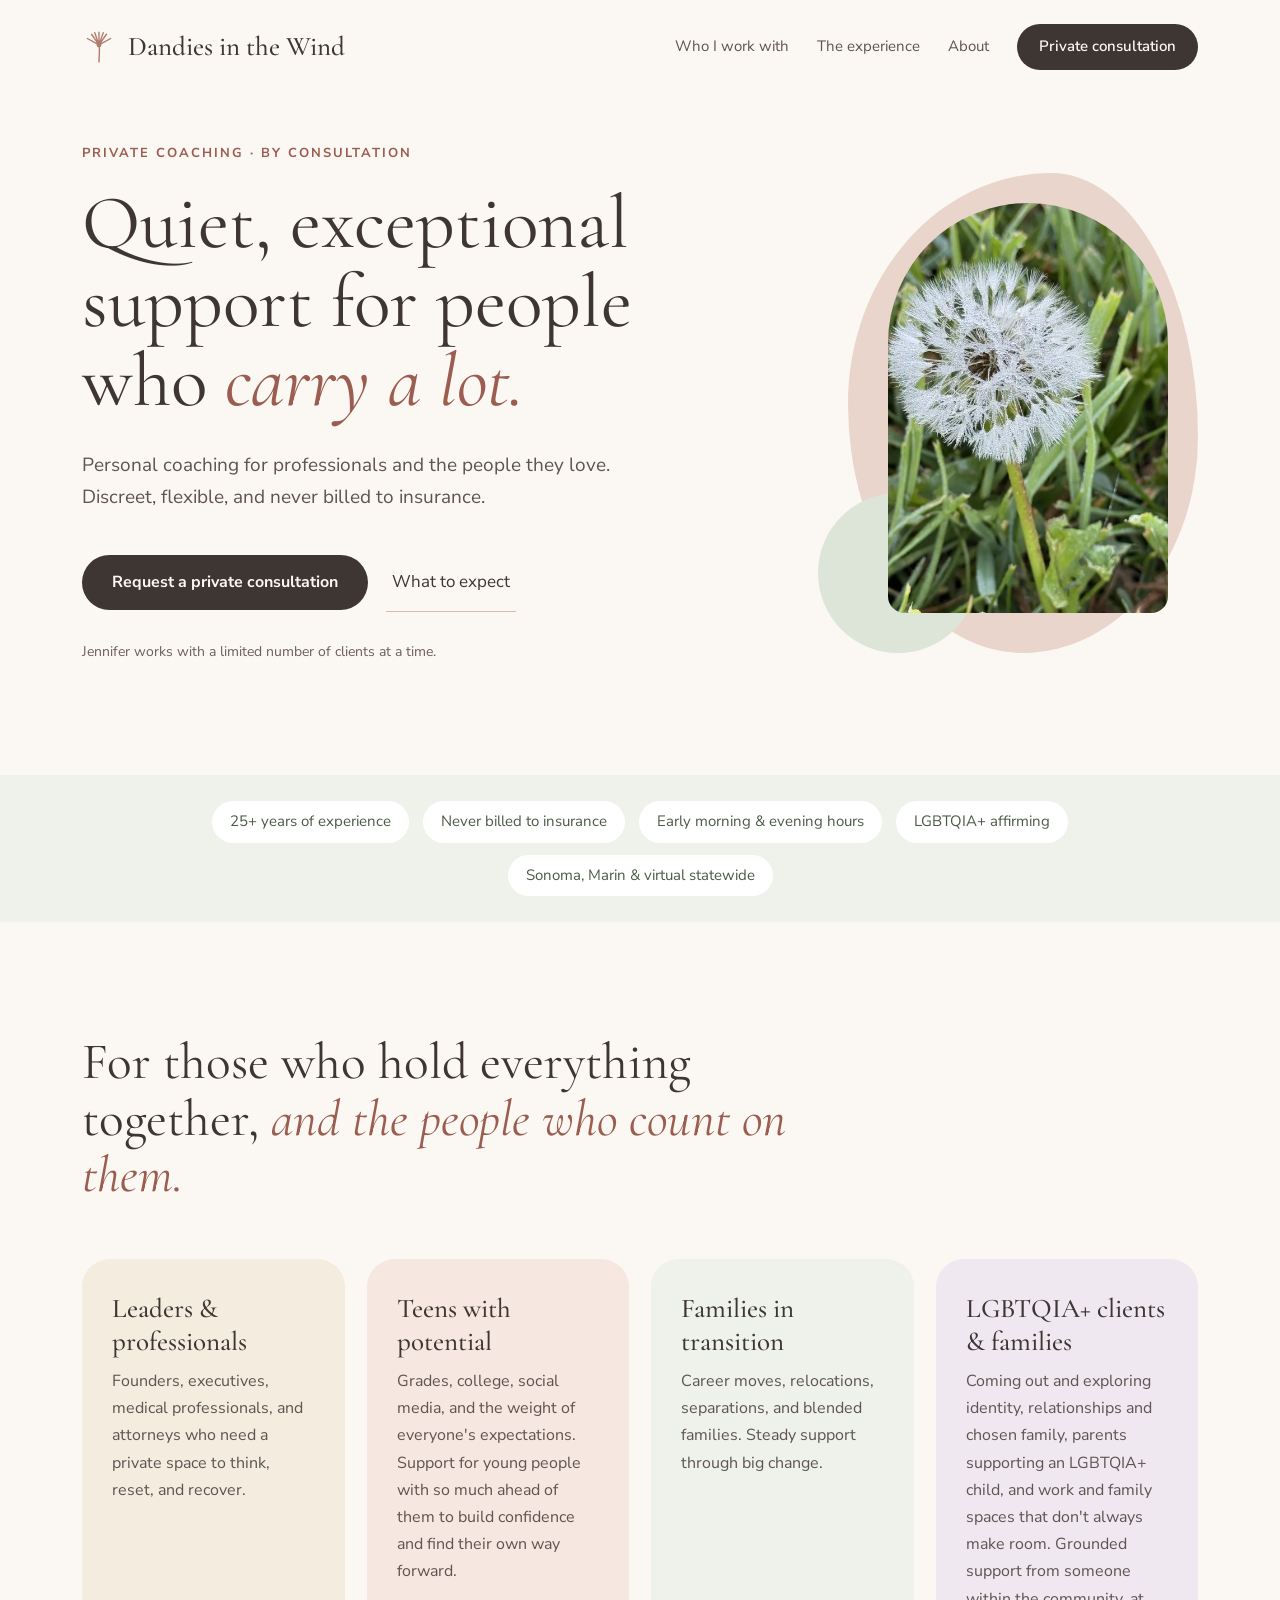
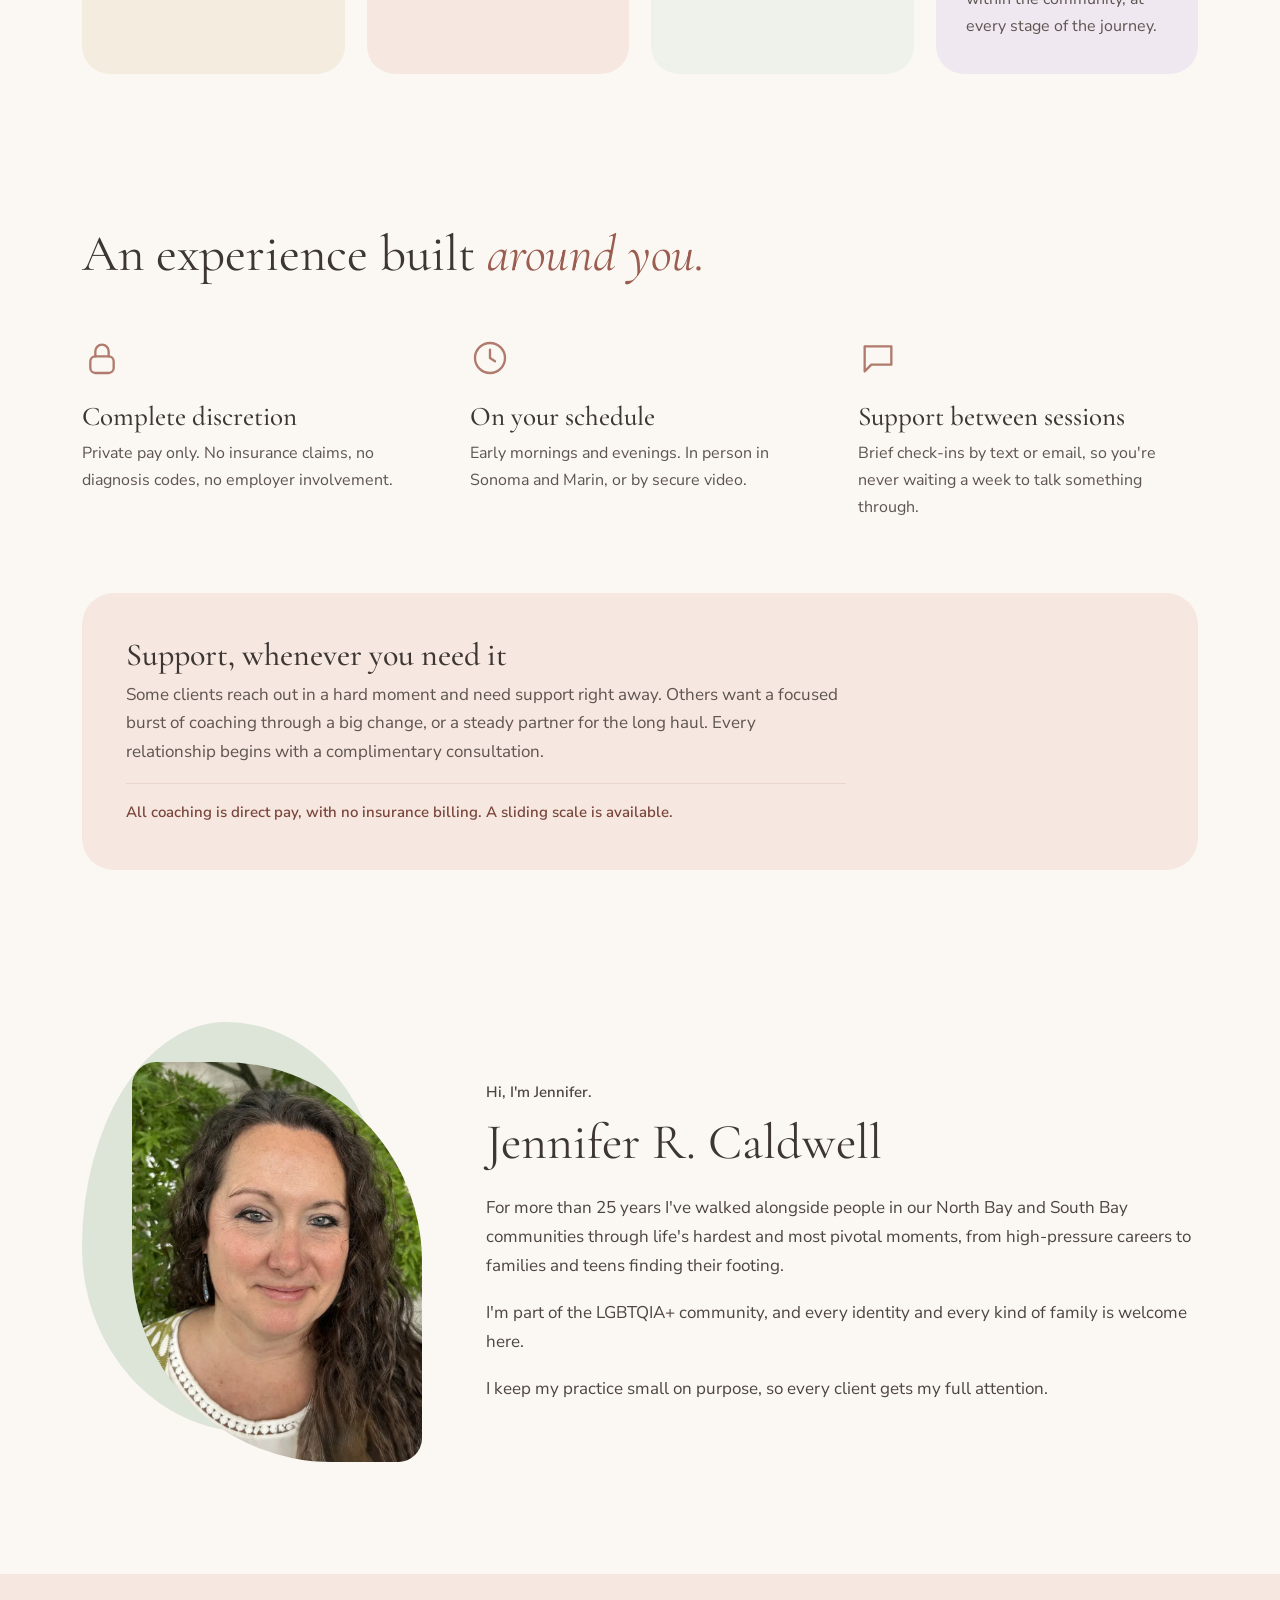
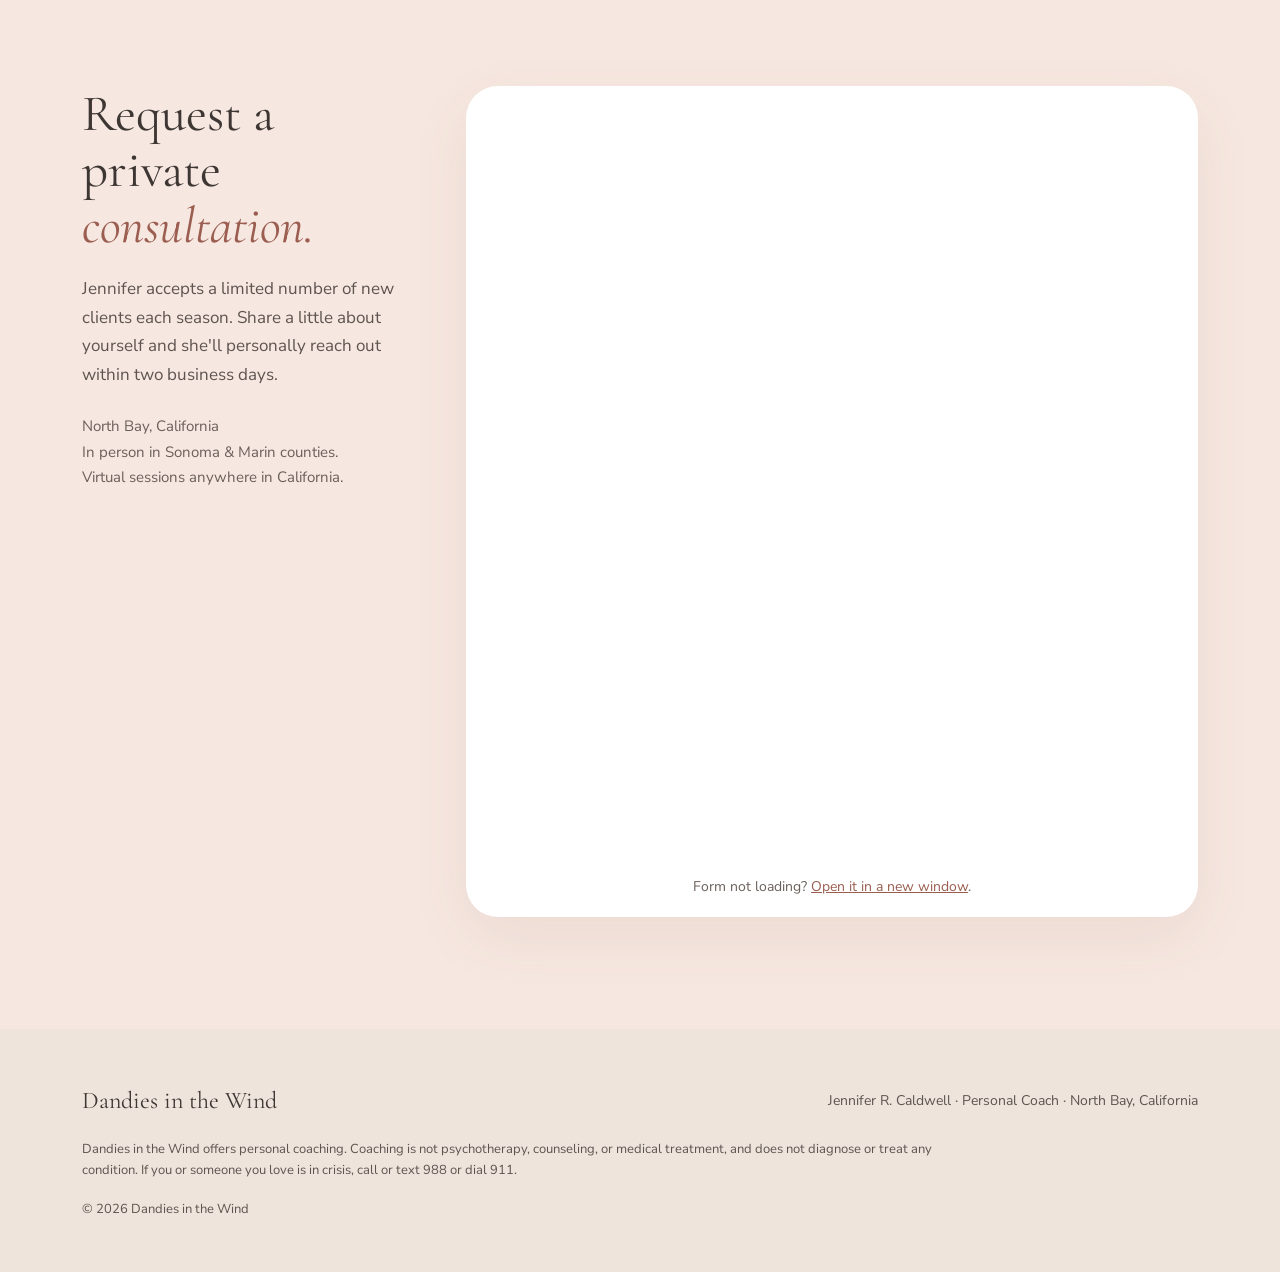
<file: index.html>
<!doctype html>
<html lang="en">
<head>
<meta charset="utf-8">
<meta name="viewport" content="width=device-width, initial-scale=1">
<title>Dandies in the Wind | Private Personal Coaching in the North Bay</title>
<meta name="description" content="Private, confidential personal coaching with Jennifer R. Caldwell for professionals, teens, and families. In person in Sonoma and Marin, and virtual across California.">
<link rel="canonical" href="https://dandiesinthewind.org/">
<meta property="og:type" content="website">
<meta property="og:title" content="Dandies in the Wind | Private Personal Coaching">
<meta property="og:description" content="Quiet, exceptional support for people who carry a lot. Personal coaching in the North Bay and across California.">
<meta property="og:url" content="https://dandiesinthewind.org/">
<meta property="og:image" content="https://dandiesinthewind.org/images/og.jpg">
<meta name="twitter:card" content="summary_large_image">
<meta name="theme-color" content="#FBF7F2">
<link rel="icon" href="favicon.svg" type="image/svg+xml">
<link rel="preconnect" href="https://fonts.googleapis.com">
<link rel="preconnect" href="https://fonts.gstatic.com" crossorigin>
<link href="https://fonts.googleapis.com/css2?family=Cormorant+Garamond:ital,wght@0,400;0,500;1,400;1,500&family=Nunito+Sans:opsz,wght@6..12,400;6..12,600;6..12,700&display=swap" rel="stylesheet">
<link rel="stylesheet" href="styles.css">
</head>
<body>
<a class="skip" href="#main">Skip to content</a>

<header class="site-header">
  <div class="wrap">
    <a class="brand" href="#top" aria-label="Dandies in the Wind, home">
      <svg width="34" height="34" viewBox="0 0 32 32" fill="none" stroke="#B07A6C" stroke-width="1.3" stroke-linecap="round" aria-hidden="true"><path d="M16 30c0-6 1-11 0-16"/><path d="M16 14L9 4M16 14L12 2.5M16 14L16 2M16 14L20 2.5M16 14L23 4M16 14L5 8M16 14L27 8"/><circle cx="16" cy="14" r="1.6" fill="#B07A6C"/></svg>
      <span>Dandies in the Wind</span>
    </a>
    <nav class="site-nav" aria-label="Main">
      <a href="#who">Who I work with</a>
      <a href="#experience">The experience</a>
      <a href="#about">About</a>
      <a class="btn btn-sm" href="#intake">Private consultation</a>
    </nav>
  </div>
</header>

<main id="main">

<section class="hero" id="top">
  <div class="wrap">
    <div class="hero-copy">
      <p class="eyebrow">Private coaching · By consultation</p>
      <h1>Quiet, exceptional support for people who <em>carry a lot.</em></h1>
      <p class="lede">Personal coaching for professionals and the people they love. Discreet, flexible, and never billed to insurance.</p>
      <div class="cta-row">
        <a class="btn" href="#intake">Request a private consultation</a>
        <a class="link-quiet" href="#experience">What to expect</a>
      </div>
      <p class="small-note">Jennifer works with a limited number of clients at a time.</p>
    </div>
    <div class="hero-art">
      <div class="blob-a"></div>
      <div class="dot-a"></div>
      <picture>
        <source srcset="images/dandelion.webp" type="image/webp">
        <img src="images/dandelion.jpg" alt="A dandelion seed head covered in morning dew" width="1100" height="1467" fetchpriority="high">
      </picture>
    </div>
  </div>
</section>

<div class="strip">
  <ul>
    <li>25+ years of experience</li>
    <li>Never billed to insurance</li>
    <li>Early morning &amp; evening hours</li>
    <li>LGBTQIA+ affirming</li>
    <li>Sonoma, Marin &amp; virtual statewide</li>
  </ul>
</div>

<section class="block" id="who">
  <div class="wrap">
    <h2 class="section-title">For those who hold everything together, <em>and the people who count on them.</em></h2>
    <div class="cards">
      <div class="card c-sand">
        <h3>Leaders &amp; professionals</h3>
        <p>Founders, executives, medical professionals, and attorneys who need a private space to think, reset, and recover.</p>
      </div>
      <div class="card c-blush">
        <h3>Teens with potential</h3>
        <p>Grades, college, social media, and the weight of everyone's expectations. Support for young people with so much ahead of them to build confidence and find their own way forward.</p>
      </div>
      <div class="card c-sage">
        <h3>Families in transition</h3>
        <p>Career moves, relocations, separations, and blended families. Steady support through big change.</p>
      </div>
      <div class="card c-lilac">
        <h3>LGBTQIA+ clients &amp; families</h3>
        <p>Coming out and exploring identity, relationships and chosen family, parents supporting an LGBTQIA+ child, and work and family spaces that don't always make room. Grounded support from someone within the community, at every stage of the journey.</p>
      </div>
    </div>
  </div>
</section>

<section class="block" id="experience">
  <div class="wrap">
    <h2 class="section-title">An experience built <em>around you.</em></h2>
    <div class="features">
      <div class="feature">
        <svg width="40" height="40" viewBox="0 0 24 24" fill="none" stroke="#B07A6C" stroke-width="1.4" stroke-linecap="round" stroke-linejoin="round" aria-hidden="true"><rect x="5" y="11" width="14" height="10" rx="3"/><path d="M8 11V8a4 4 0 0 1 8 0v3"/></svg>
        <h3>Complete discretion</h3>
        <p>Private pay only. No insurance claims, no diagnosis codes, no employer involvement.</p>
      </div>
      <div class="feature">
        <svg width="40" height="40" viewBox="0 0 24 24" fill="none" stroke="#B07A6C" stroke-width="1.4" stroke-linecap="round" stroke-linejoin="round" aria-hidden="true"><circle cx="12" cy="12" r="9"/><path d="M12 7v5l3 2"/></svg>
        <h3>On your schedule</h3>
        <p>Early mornings and evenings. In person in Sonoma and Marin, or by secure video.</p>
      </div>
      <div class="feature">
        <svg width="40" height="40" viewBox="0 0 24 24" fill="none" stroke="#B07A6C" stroke-width="1.4" stroke-linecap="round" stroke-linejoin="round" aria-hidden="true"><path d="M4 5h16v11H8l-4 4z"/></svg>
        <h3>Support between sessions</h3>
        <p>Brief check-ins by text or email, so you're never waiting a week to talk something through.</p>
      </div>
    </div>
    <div class="engage">
      <h3>Support, whenever you need it</h3>
      <p>Some clients reach out in a hard moment and need support right away. Others want a focused burst of coaching through a big change, or a steady partner for the long haul. Every relationship begins with a complimentary consultation.</p>
      <p class="engage-note">All coaching is direct pay, with no insurance billing. A sliding scale is available.</p>
    </div>
  </div>
</section>

<section class="about" id="about">
  <div class="wrap">
    <div class="about-art">
      <div class="blob-b"></div>
      <picture>
        <source srcset="images/jennifer.webp" type="image/webp">
        <img src="images/jennifer.jpg" alt="Jennifer R. Caldwell smiling outdoors" width="900" height="1153" loading="lazy">
      </picture>
    </div>
    <div class="about-copy">
      <p class="hi">Hi, I'm Jennifer.</p>
      <h2>Jennifer R. Caldwell</h2>
      <p>For more than 25 years I've walked alongside people in our North Bay and South Bay communities through life's hardest and most pivotal moments, from high-pressure careers to families and teens finding their footing.</p>
      <p>I'm part of the LGBTQIA+ community, and every identity and every kind of family is welcome here.</p>
      <p>I keep my practice small on purpose, so every client gets my full attention.</p>
    </div>
  </div>
</section>

<section class="intake" id="intake">
  <div class="wrap">
    <div class="intake-copy">
      <h2>Request a private <em>consultation.</em></h2>
      <p>Jennifer accepts a limited number of new clients each season. Share a little about yourself and she'll personally reach out within two business days.</p>
      <p class="where">North Bay, California<br>In person in Sonoma &amp; Marin counties.<br>Virtual sessions anywhere in California.</p>
    </div>

    <div class="intake-form-embed">
      <iframe src="https://forms.cloud.microsoft/Pages/ResponsePage.aspx?id=DQSIkWdsW0yxEjajBLZtrQAAAAAAAAAAAAMAAJL98H5URTAzMkpIQ1I5UktOTk5IRk03RFpPRk5HVi4u&embed=true" title="Request a private consultation form" loading="lazy" allowfullscreen></iframe>
      <p class="embed-fallback">Form not loading? <a href="https://forms.cloud.microsoft/Pages/ResponsePage.aspx?id=DQSIkWdsW0yxEjajBLZtrQAAAAAAAAAAAAMAAJL98H5URTAzMkpIQ1I5UktOTk5IRk03RFpPRk5HVi4u" target="_blank" rel="noopener">Open it in a new window</a>.</p>
    </div>
  </div>
</section>

</main>

<footer class="site-footer">
  <div class="wrap">
    <div class="foot-top">
      <span class="name">Dandies in the Wind</span>
      <span>Jennifer R. Caldwell · Personal Coach · North Bay, California</span>
    </div>
    <p class="disclaimer">Dandies in the Wind offers personal coaching. Coaching is not psychotherapy, counseling, or medical treatment, and does not diagnose or treat any condition. If you or someone you love is in crisis, call or text 988 or dial 911.</p>
    <p class="disclaimer">© 2026 Dandies in the Wind</p>
  </div>
</footer>
</body>
</html>
</file>
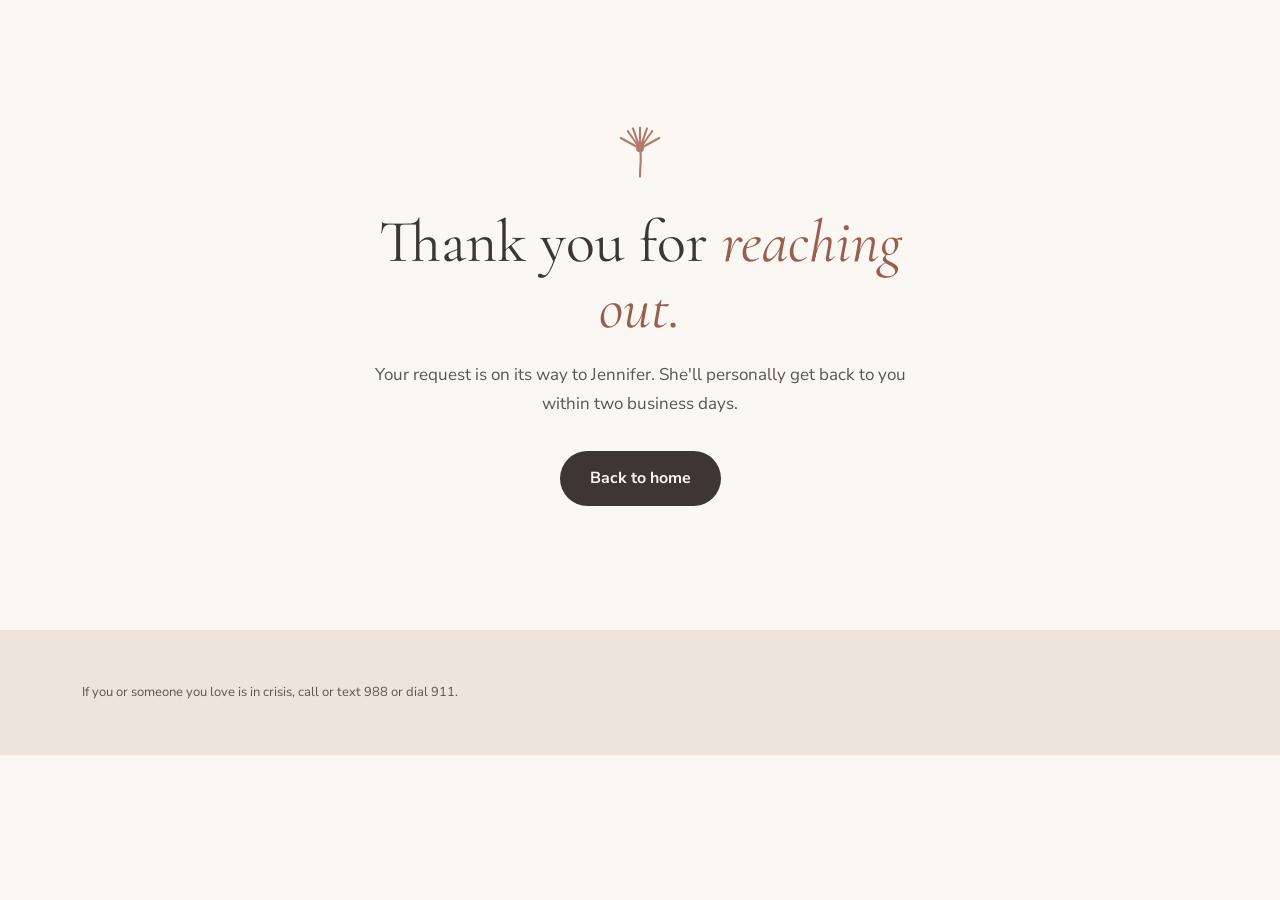
<file: thanks.html>
<!doctype html>
<html lang="en">
<head>
<meta charset="utf-8">
<meta name="viewport" content="width=device-width, initial-scale=1">
<title>Thank you | Dandies in the Wind</title>
<meta name="robots" content="noindex">
<link rel="icon" href="favicon.svg" type="image/svg+xml">
<link rel="preconnect" href="https://fonts.googleapis.com">
<link rel="preconnect" href="https://fonts.gstatic.com" crossorigin>
<link href="https://fonts.googleapis.com/css2?family=Cormorant+Garamond:ital,wght@0,400;0,500;1,400;1,500&family=Nunito+Sans:opsz,wght@6..12,400;6..12,600;6..12,700&display=swap" rel="stylesheet">
<link rel="stylesheet" href="styles.css">
</head>
<body>
<main class="thanks">
  <div class="wrap">
    <svg width="56" height="56" viewBox="0 0 32 32" fill="none" stroke="#B07A6C" stroke-width="1.2" stroke-linecap="round" aria-hidden="true" style="margin: 0 auto"><path d="M16 30c0-6 1-11 0-16"/><path d="M16 14L9 4M16 14L12 2.5M16 14L16 2M16 14L20 2.5M16 14L23 4M16 14L5 8M16 14L27 8"/><circle cx="16" cy="14" r="1.6" fill="#B07A6C"/></svg>
    <h1>Thank you for <em>reaching out.</em></h1>
    <p>Your request is on its way to Jennifer. She'll personally get back to you within two business days.</p>
    <a class="btn" href="index.html">Back to home</a>
  </div>
</main>
<footer class="site-footer">
  <div class="wrap">
    <p class="disclaimer">If you or someone you love is in crisis, call or text 988 or dial 911.</p>
  </div>
</footer>
</body>
</html>
</file>
<file: styles.css>
:root {
  --linen: #FBF7F2;
  --ink: #3D3633;
  --body: #4E4541;
  --muted: #5E5450;
  --soft: #6B605B;
  --rose: #B07A6C;
  --rose-text: #9A5D50;
  --rose-deep: #7A463B;
  --blush: #F6E7E0;
  --blush-2: #E9D5CC;
  --sage: #EEF2EB;
  --sage-2: #DCE5D7;
  --sage-text: #4C5A48;
  --sand: #F3ECDF;
  --lilac: #EFE8F1;
  --line: #E2D6CF;
  --footer: #EEE4DC;
  --serif: 'Cormorant Garamond', Georgia, serif;
  --sans: 'Nunito Sans', system-ui, -apple-system, sans-serif;
}

* { box-sizing: border-box; }
html { scroll-behavior: smooth; }
body {
  margin: 0;
  background: var(--linen);
  color: var(--ink);
  font-family: var(--sans);
  font-size: 17px;
  line-height: 1.7;
  -webkit-font-smoothing: antialiased;
}
img { max-width: 100%; display: block; }
a { color: var(--rose-text); }
a:hover { color: var(--rose-deep); }
h1, h2, h3 { font-family: var(--serif); font-weight: 400; margin: 0; line-height: 1.1; }
em { color: var(--rose-text); }
p { margin: 0; }

.wrap { max-width: 1180px; margin: 0 auto; padding: 0 32px; }
.skip { position: absolute; left: -9999px; }
.skip:focus { left: 16px; top: 16px; background: #fff; padding: 8px 14px; z-index: 10; }

/* Buttons */
.btn {
  display: inline-flex; align-items: center; justify-content: center;
  min-height: 48px; padding: 14px 30px; border-radius: 999px;
  background: var(--ink); color: var(--linen); text-decoration: none;
  font-weight: 700; font-size: 16px; border: none; cursor: pointer; font-family: inherit;
  transition: background .2s ease, transform .2s ease;
}
.btn:hover { background: #2A2523; color: var(--linen); transform: translateY(-1px); }
.btn-sm { min-height: 44px; padding: 10px 22px; font-size: 15px; font-weight: 600; }
.link-quiet { color: var(--ink); text-decoration: none; padding: 14px 6px; border-bottom: 1px solid #D9B9AE; }
.link-quiet:hover { color: var(--rose-deep); }

/* Header */
.site-header .wrap { display: flex; flex-wrap: wrap; gap: 16px 20px; align-items: center; justify-content: space-between; padding-top: 24px; padding-bottom: 24px; }
.brand { display: flex; align-items: center; gap: 12px; color: var(--ink); text-decoration: none; }
.brand span { font-family: var(--serif); font-size: 27px; font-weight: 500; }
.site-nav { display: flex; flex-wrap: wrap; gap: 8px 28px; align-items: center; font-size: 15px; }
.site-nav a:not(.btn) { color: var(--muted); text-decoration: none; }
.site-nav a:not(.btn):hover { color: var(--rose-deep); }

/* Hero */
.hero .wrap { display: flex; flex-wrap: wrap; gap: 56px; align-items: center; padding-top: 48px; padding-bottom: 112px; }
.hero-copy { flex: 999 1 520px; min-width: 0; }
.eyebrow { font-size: 13px; letter-spacing: 2px; text-transform: uppercase; color: var(--rose-text); font-weight: 700; margin-bottom: 20px; }
.hero h1 { font-size: clamp(44px, 6vw, 76px); line-height: 1.04; }
.lede { margin-top: 28px; max-width: 560px; font-size: 19px; color: var(--muted); }
.cta-row { margin-top: 40px; display: flex; flex-wrap: wrap; gap: 18px; align-items: center; }
.small-note { margin-top: 28px; font-size: 14px; color: var(--soft); }
.hero-art { flex: 1 1 380px; min-width: 0; position: relative; height: 500px; }
.blob-a { position: absolute; inset: 20px 0 0 30px; background: var(--blush-2); border-radius: 58% 42% 50% 50% / 48% 55% 45% 52%; }
.dot-a { position: absolute; left: 0; bottom: 0; width: 160px; height: 160px; background: var(--sage-2); border-radius: 50%; }
.hero-art picture img, .hero-art > img { position: absolute; top: 50px; right: 30px; bottom: 40px; left: 70px; width: calc(100% - 100px); height: calc(100% - 90px); object-fit: cover; border-radius: 200px 200px 24px 24px; }

/* Strip */
.strip { background: var(--sage); }
.strip ul { list-style: none; margin: 0 auto; padding: 26px 32px; max-width: 1180px; display: flex; flex-wrap: wrap; gap: 12px 14px; justify-content: center; font-size: 15px; color: var(--sage-text); }
.strip li { background: #fff; padding: 8px 18px; border-radius: 999px; }

/* Sections */
section.block { padding: 112px 0 40px; }
.section-title { font-size: clamp(34px, 4vw, 52px); max-width: 720px; }
.cards { margin-top: 56px; display: grid; grid-template-columns: repeat(auto-fit, minmax(250px, 1fr)); gap: 22px; }
.card { border-radius: 28px; padding: 34px 30px; }
.card h3 { font-weight: 500; font-size: 27px; line-height: 1.2; margin-bottom: 10px; }
.card p { color: var(--muted); font-size: 16px; }
.c-sand { background: var(--sand); } .c-blush { background: var(--blush); } .c-sage { background: var(--sage); } .c-lilac { background: var(--lilac); }

.features { margin-top: 56px; display: grid; grid-template-columns: repeat(auto-fit, minmax(260px, 1fr)); gap: 48px; }
.feature h3 { font-weight: 500; font-size: 27px; margin: 14px 0 8px; }
.feature p { color: var(--muted); font-size: 16px; }
.engage { margin-top: 72px; background: var(--blush); border-radius: 32px; padding: 44px; }
.engage h3 { font-weight: 500; font-size: 32px; margin-bottom: 8px; }
.engage p { color: var(--muted); max-width: 720px; }
.engage .engage-note { margin-top: 16px; padding-top: 16px; border-top: 1px solid var(--blush-2); font-size: 15px; color: var(--rose-deep); font-weight: 600; }

/* About */
.about .wrap { display: flex; flex-wrap: wrap; gap: 64px; align-items: center; padding-top: 112px; padding-bottom: 112px; }
.about-art { flex: 1 1 340px; min-width: 0; position: relative; height: 440px; }
.blob-b { position: absolute; inset: 0 40px 30px 0; background: var(--sage-2); border-radius: 48% 52% 44% 56% / 55% 45% 55% 45%; }
.about-art picture img { position: absolute; top: 40px; left: 50px; width: calc(100% - 50px); height: calc(100% - 40px); object-fit: cover; object-position: center 30%; border-radius: 24px 200px 24px 200px; }
.about-copy { flex: 999 1 440px; min-width: 0; }
.hi { color: var(--rose-text); font-weight: 600; font-size: 15px; margin-bottom: 10px; }
.about h2 { font-size: clamp(36px, 4vw, 50px); margin-bottom: 24px; }
.about-copy p + p { margin-top: 18px; }
.about-copy p { color: var(--body); }

/* Intake */
.intake { background: var(--blush); }
.intake .wrap { display: flex; flex-wrap: wrap; gap: 64px; padding-top: 112px; padding-bottom: 112px; }
.intake-copy { flex: 1 1 320px; min-width: 0; }
.intake-copy h2 { font-size: clamp(36px, 4vw, 52px); margin-bottom: 20px; }
.intake-copy p { color: var(--muted); }
.intake-copy .where { margin-top: 24px; font-size: 15px; color: var(--soft); }
form.intake-form {
  flex: 999 1 560px; min-width: 0; background: #fff; border-radius: 32px; padding: 44px;
  display: grid; grid-template-columns: repeat(2, minmax(0, 1fr)); gap: 20px;
  box-shadow: 0 20px 60px rgba(120, 80, 60, .08);
}
.field { display: flex; flex-direction: column; gap: 6px; font-size: 14px; font-weight: 600; }
.full { grid-column: 1 / -1; }
.hint { font-weight: 400; color: var(--soft); font-size: 13px; }
.field input, .field select, .field textarea {
  font: inherit; font-weight: 400; color: var(--ink); padding: 12px 14px;
  border: 1px solid var(--line); border-radius: 14px; background: var(--linen); min-height: 46px; width: 100%;
}
.field textarea { resize: vertical; min-height: 120px; }
.field input:focus, .field select:focus, .field textarea:focus, .check input:focus { outline: 2px solid var(--rose); outline-offset: 1px; }
.check { display: flex; gap: 12px; align-items: flex-start; font-size: 14px; color: var(--muted); }
.check input { width: 20px; height: 20px; margin-top: 3px; flex: none; accent-color: var(--rose); }
.req { color: var(--rose-text); }
.hp { position: absolute !important; left: -9999px !important; }
.intake-form .btn { justify-self: start; }

/* Footer */
.site-footer { background: var(--footer); color: var(--muted); font-size: 14px; }
.site-footer .wrap { padding-top: 52px; padding-bottom: 52px; display: flex; flex-direction: column; gap: 18px; }
.foot-top { display: flex; flex-wrap: wrap; gap: 12px 16px; justify-content: space-between; align-items: center; }
.foot-top .name { font-family: var(--serif); font-size: 24px; color: var(--ink); }
.disclaimer { max-width: 900px; font-size: 13px; line-height: 1.6; }

/* Thank you page */
.thanks { min-height: 70vh; display: flex; align-items: center; }
.thanks .wrap { text-align: center; max-width: 640px; padding-top: 80px; padding-bottom: 80px; }
.thanks h1 { font-size: clamp(40px, 5vw, 60px); margin: 20px 0; }
.thanks p { color: var(--muted); margin-bottom: 32px; }

@media (max-width: 700px) {
  .wrap { padding: 0 20px; }
  .site-nav a:not(.btn) { display: none; }
  .hero .wrap { padding-top: 24px; padding-bottom: 72px; gap: 40px; }
  .hero-art { height: 380px; }
  section.block { padding-top: 80px; }
  .about .wrap, .intake .wrap { padding-top: 80px; padding-bottom: 80px; gap: 40px; }
  .about-art { height: 380px; }
  form.intake-form { grid-template-columns: 1fr; padding: 28px 22px; border-radius: 24px; }
  .engage { padding: 32px 26px; }
}

/* Embedded Microsoft Form */
.intake-form-embed { flex: 999 1 560px; min-width: 0; background: #fff; border-radius: 32px; padding: 12px; box-shadow: 0 20px 60px rgba(120, 80, 60, .08); }
.intake-form-embed iframe { display: block; width: 100%; height: min(860px, 85vh); border: 0; border-radius: 22px; }
.embed-fallback { text-align: center; font-size: 14px; color: var(--soft); padding: 12px 0 6px; }
@media (max-width: 700px) {
  .intake-form-embed { padding: 6px; border-radius: 24px; }
  .intake-form-embed iframe { height: 80vh; border-radius: 18px; }
}
</file>
